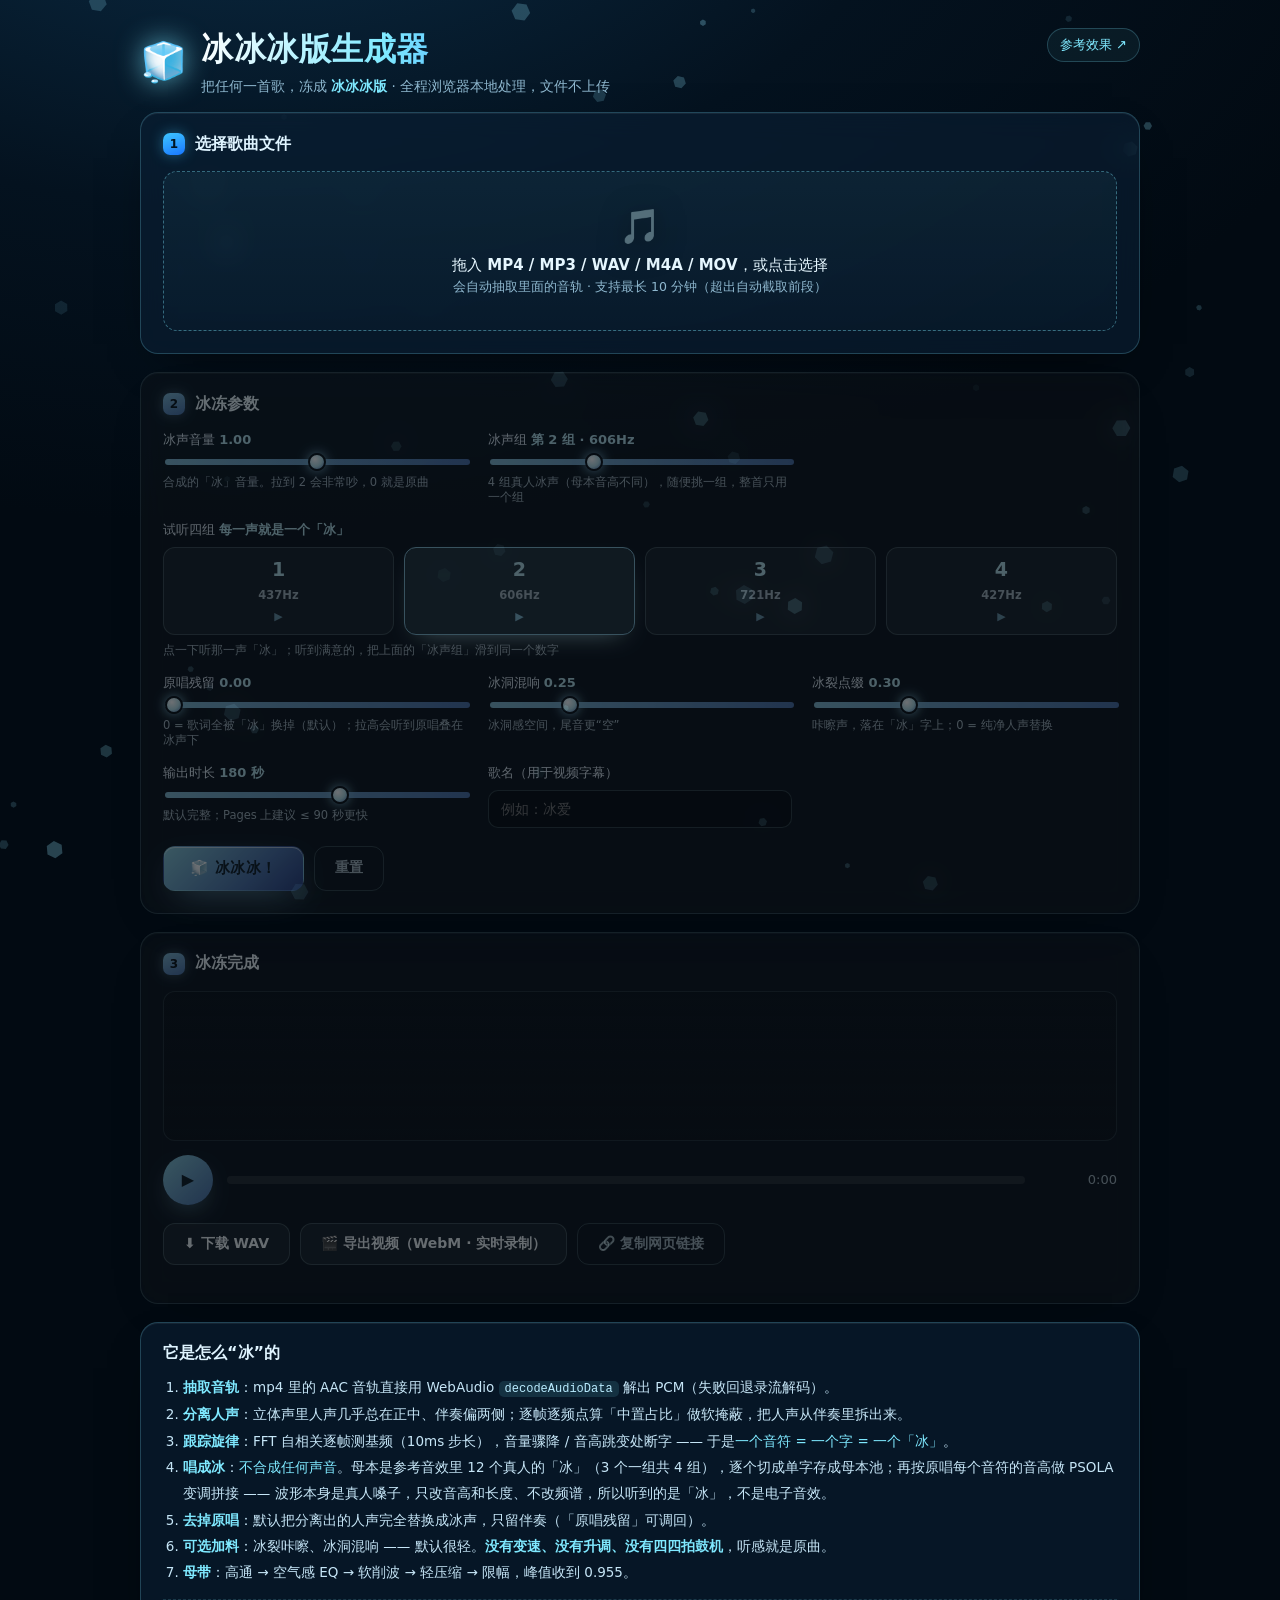
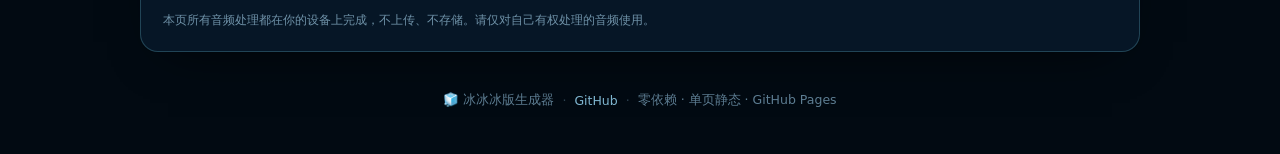
<file: index.html>
<!doctype html>
<html lang="zh-CN">
<head>
<meta charset="utf-8">
<meta name="viewport" content="width=device-width,initial-scale=1">
<meta name="description" content="把任意一首歌一键变成「冰冰冰版」：把歌词里的每个字都换成一个「冰」，音高跟随原唱，全程浏览器本地处理，不上传服务器。">
<title>冰冰冰版生成器 🧊</title>
<link rel="icon" href="data:image/svg+xml,<svg xmlns='http://www.w3.org/2000/svg' viewBox='0 0 100 100'><text y='.9em' font-size='90'>🧊</text></svg>">
<link rel="stylesheet" href="./styles.css">
</head>
<body>
<div class="ice-bg" aria-hidden="true"><canvas id="bgCanvas"></canvas></div>

<header class="top">
  <div class="brand">
    <span class="logo">🧊</span>
    <div>
      <h1>冰冰冰版生成器</h1>
      <p class="sub">把任何一首歌，冻成 <b>冰冰冰版</b> · 全程浏览器本地处理，文件不上传</p>
    </div>
  </div>
  <a class="ref" href="https://www.bilibili.com/video/BV1EnhE68EBe/" target="_blank" rel="noopener">参考效果 ↗</a>
</header>

<main>
  <!-- ============ 1. 上传 ============ -->
  <section class="card" id="cardUpload">
    <h2><span class="num">1</span> 选择歌曲文件</h2>
    <div id="dropzone" class="dropzone" tabindex="0" role="button" aria-label="选择或拖入歌曲文件">
      <input id="fileInput" type="file" accept="video/mp4,audio/*,video/*" hidden>
      <div class="dz-inner">
        <div class="dz-icon">🎵</div>
        <p class="dz-main">拖入 <b>MP4 / MP3 / WAV / M4A / MOV</b>，或点击选择</p>
        <p class="dz-hint">会自动抽取里面的音轨 · 支持最长 10 分钟（超出自动截取前段）</p>
      </div>
    </div>
    <div id="fileMeta" class="file-meta hidden">
      <div class="fm-row">
        <span class="pill" id="pillName">—</span>
        <span class="pill ghost" id="pillDur">—</span>
        <span class="pill ghost" id="pillBpm">—</span>
        <span class="pill ghost" id="pillSr">—</span>
      </div>
      <canvas id="waveIn" class="wave" height="120"></canvas>
    </div>
  </section>

  <!-- ============ 2. 参数 ============ -->
  <section class="card disabled" id="cardParams">
    <h2><span class="num">2</span> 冰冻参数</h2>

    <div class="grid">
      <label class="field">
        <span class="lbl">冰声音量 <b id="vVoice">1.00</b></span>
        <input id="voice" type="range" min="0" max="2" step="0.05" value="1">
        <span class="hint">合成的「冰」音量。拉到 2 会非常吵，0 就是原曲</span>
      </label>

      <label class="field">
        <span class="lbl">冰声组 <b id="vTimbre">第 2 组 · 606Hz</b></span>
        <input id="timbre" type="range" min="1" max="4" step="1" value="2">
        <span class="hint">4 组真人冰声（母本音高不同），随便挑一组，整首只用一个组</span>
      </label>

      <div class="field groups">
        <span class="lbl">试听四组 <b>每一声就是一个「冰」</b></span>
        <div class="group-row" id="groupRow">
          <button class="btn group-btn" type="button" data-g="1"><b>1</b><span>437Hz</span><span class="p">▶</span></button>
          <button class="btn group-btn" type="button" data-g="2"><b>2</b><span>606Hz</span><span class="p">▶</span></button>
          <button class="btn group-btn" type="button" data-g="3"><b>3</b><span>721Hz</span><span class="p">▶</span></button>
          <button class="btn group-btn" type="button" data-g="4"><b>4</b><span>427Hz</span><span class="p">▶</span></button>
        </div>
        <audio id="groupAudio" preload="auto"></audio>
        <span class="hint">点一下听那一声「冰」；听到满意的，把上面的「冰声组」滑到同一个数字</span>
      </div>

      <label class="field">
        <span class="lbl">原唱残留 <b id="vKeep">0.00</b></span>
        <input id="keep" type="range" min="0" max="1" step="0.05" value="0">
        <span class="hint">0 = 歌词全被「冰」换掉（默认）；拉高会听到原唱叠在冰声下</span>
      </label>
      <label class="field">
        <span class="lbl">冰洞混响 <b id="vRev">0.25</b></span>
        <input id="rev" type="range" min="0" max="1" step="0.01" value="0.25">
        <span class="hint">冰洞感空间，尾音更“空”</span>
      </label>

      <label class="field">
        <span class="lbl">冰裂点缀 <b id="vSpark">0.30</b></span>
        <input id="sparkle" type="range" min="0" max="1" step="0.01" value="0.3">
        <span class="hint">咔嚓声，落在「冰」字上；0 = 纯净人声替换</span>
      </label>

      <label class="field">
        <span class="lbl">输出时长 <b id="vLen">完整</b></span>
        <input id="maxLen" type="range" min="15" max="300" step="5" value="180">
        <span class="hint">默认完整；Pages 上建议 ≤ 90 秒更快</span>
      </label>

      <label class="field">
        <span class="lbl">歌名（用于视频字幕）</span>
        <input id="title" type="text" maxlength="40" placeholder="例如：冰爱">
      </label>
    </div>

    <div class="actions">
      <button id="btnRender" class="btn primary" type="button">🧊 冰冰冰！</button>
      <button id="btnReset" class="btn ghost-btn" type="button">重置</button>
    </div>
    <div class="progress hidden" id="progWrap">
      <div class="bar"><i id="progBar"></i></div>
      <span id="progText">准备中…</span>
    </div>
    <div class="error hidden" id="errBox"></div>
  </section>

  <!-- ============ 3. 结果 ============ -->
  <section class="card disabled" id="cardOut">
    <h2><span class="num">3</span> 冰冻完成</h2>
    <canvas id="waveOut" class="wave" height="140"></canvas>
    <div class="player">
      <button id="btnPlay" class="btn play" type="button">▶</button>
      <div class="seek"><div class="seek-fill" id="seekFill"></div></div>
      <span class="time" id="timeLbl">0:00</span>
    </div>
    <div class="actions">
      <button id="btnWav" class="btn" type="button">⬇ 下载 WAV</button>
      <button id="btnVideo" class="btn" type="button">🎬 导出视频（WebM · 实时录制）</button>
      <button id="btnShare" class="btn ghost-btn" type="button">🔗 复制网页链接</button>
    </div>
    <div class="progress hidden" id="vidWrap">
      <div class="bar"><i id="vidBar"></i></div>
      <span id="vidText">录制中…</span>
    </div>
    <div class="stats" id="stats"></div>
  </section>

  <section class="card tip">
    <h2>它是怎么“冰”的</h2>
    <ol class="howto">
      <li><b>抽取音轨</b>：mp4 里的 AAC 音轨直接用 WebAudio <code>decodeAudioData</code> 解出 PCM（失败回退录流解码）。</li>
      <li><b>分离人声</b>：立体声里人声几乎总在正中、伴奏偏两侧；逐帧逐频点算「中置占比」做软掩蔽，把人声从伴奏里拆出来。</li>
      <li><b>跟踪旋律</b>：FFT 自相关逐帧测基频（10ms 步长），音量骤降 / 音高跳变处断字 —— 于是<i>一个音符 = 一个字 = 一个「冰」</i>。</li>
      <li><b>唱成冰</b>：<i>不合成任何声音</i>。母本是参考音效里 12 个真人的「冰」（3 个一组共 4 组），逐个切成单字存成母本池；再按原唱每个音符的音高做 PSOLA 变调拼接 —— 波形本身是真人嗓子，只改音高和长度、不改频谱，所以听到的是「冰」，不是电子音效。</li>
      <li><b>去掉原唱</b>：默认把分离出的人声完全替换成冰声，只留伴奏（「原唱残留」可调回）。</li>
      <li><b>可选加料</b>：冰裂咔嚓、冰洞混响 —— 默认很轻。<b>没有变速、没有升调、没有四四拍鼓机</b>，听感就是原曲。</li>
      <li><b>母带</b>：高通 → 空气感 EQ → 软削波 → 轻压缩 → 限幅，峰值收到 0.955。</li>
    </ol>
    <p class="fine">本页所有音频处理都在你的设备上完成，不上传、不存储。请仅对自己有权处理的音频使用。</p>
  </section>
</main>

<footer>
  <span>🧊 冰冰冰版生成器</span>
  <span class="dot">·</span>
  <a href="https://github.com/mll12345/bing-bing-bing" id="repoLink" target="_blank" rel="noopener">GitHub</a>
  <span class="dot">·</span>
  <span>零依赖 · 单页静态 · GitHub Pages</span>
</footer>

<!-- 视频录制画布（移出视口，导出时用；不能用 display:none，部分浏览器会停止 captureStream 绘制） -->
<canvas id="videoCanvas" width="1280" height="720" aria-hidden="true"
        style="position:fixed;left:-99999px;top:0;width:1280px;height:720px;pointer-events:none"></canvas>

<script type="module" src="./src/main.js"></script>
<noscript><p style="text-align:center;padding:2rem">需要启用 JavaScript。</p></noscript>
</body>
</html>
</file>
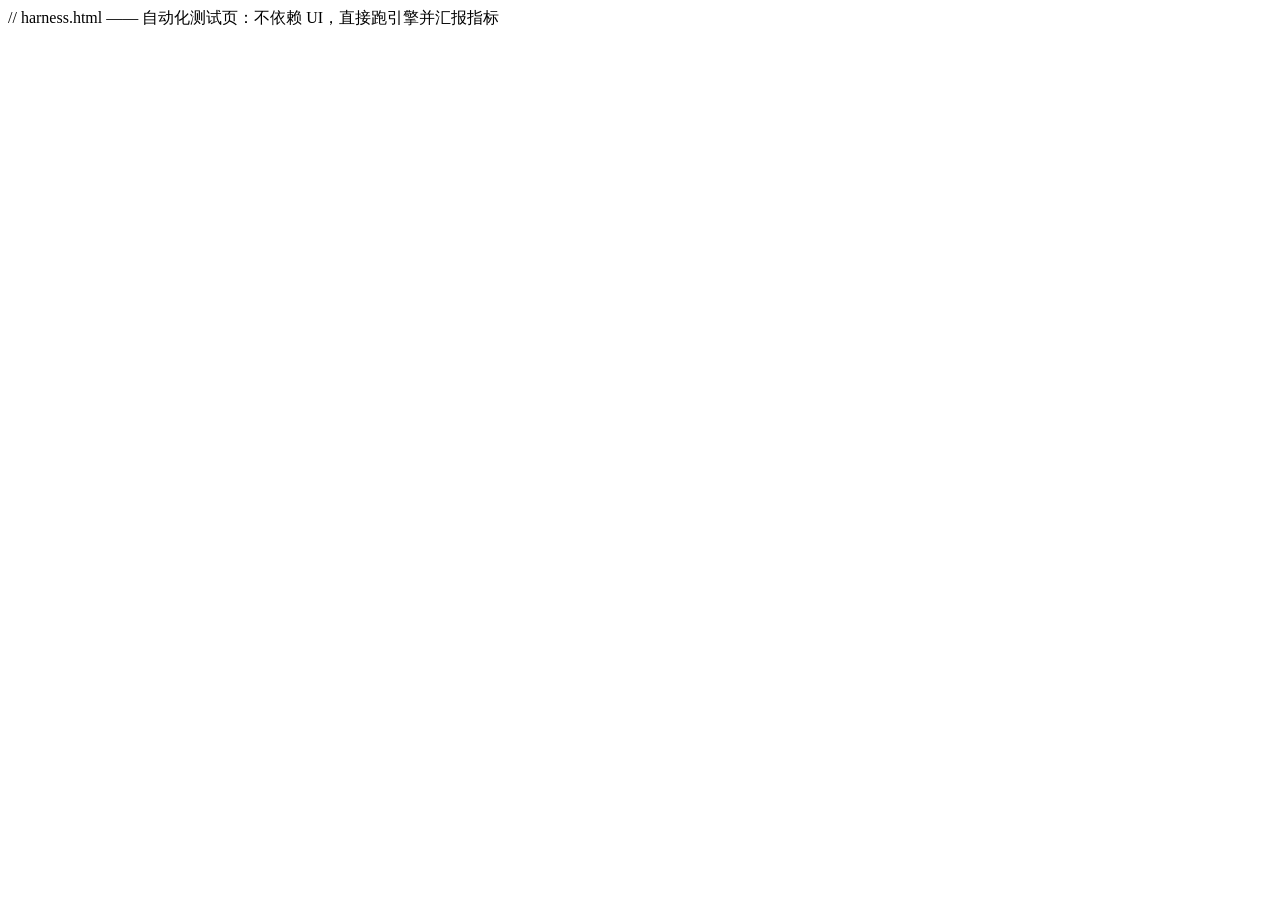
<file: test/harness.html>
// harness.html —— 自动化测试页：不依赖 UI，直接跑引擎并汇报指标
<!doctype html>
<html lang="zh-CN">
<head><meta charset="utf-8"><title>engine harness</title></head>
<body>
<canvas id="videoCanvas" width="1280" height="720" hidden></canvas>
<script type="module">
import { renderIce } from '../src/engine.js';
import { decodeMedia, encodeWav } from '../src/audio.js';
import { analyzeTempo, envelope } from '../src/pcm.js';

const RESULT = { steps: [], ok: false, errors: [] };
window.__RESULT = RESULT;

const log = (name, data) => { RESULT.steps.push({ name, data }); };

// ---- 1. 合成一首「歌」：和弦 + 鼓点 + 人声似的共振峰 + 包络，128 BPM ----
async function makeSong(seconds = 24, sr = 48000) {
  const OAC = window.OfflineAudioContext;
  const ctx = new OAC(2, Math.floor(seconds * sr), sr);
  const bpm = 128, beat = 60 / bpm;
  const master = ctx.createGain(); master.gain.value = 0.9; master.connect(ctx.destination);

  // 和弦铺底（4 小节循环）
  const chords = [
    [261.63, 329.63, 392.0, 523.25],
    [220.0, 261.63, 329.63, 440.0],
    [174.61, 220.0, 261.63, 349.23],
    [196.0, 246.94, 293.66, 392.0],
  ];
  const barSec = beat * 4;
  for (let b = 0; b < Math.ceil(seconds / barSec); b++) {
    const t = b * barSec;
    if (t > seconds) break;
    chords[b % 4].forEach((f, i) => {
      const o = ctx.createOscillator();
      o.type = i % 2 ? 'sawtooth' : 'triangle';
      o.frequency.value = f;
      const g = ctx.createGain();
      g.gain.setValueAtTime(0.0001, t);
      g.gain.exponentialRampToValueAtTime(0.055, t + 0.05);
      g.gain.exponentialRampToValueAtTime(0.03, t + barSec * 0.85);
      g.gain.exponentialRampToValueAtTime(0.0001, t + barSec);
      const lp = ctx.createBiquadFilter(); lp.type = 'lowpass'; lp.frequency.value = 2400;
      o.connect(lp).connect(g).connect(master);
      o.start(t); o.stop(t + barSec + 0.02);
    });

    // 「人声」：带颤音的锯齿 + 共振峰带通
    const notes = [523.25, 587.33, 659.25, 587.33];
    for (let k = 0; k < 4; k++) {
      const nt = t + k * beat;
      const f0 = notes[(b + k) % notes.length] * (k % 2 ? 2 : 1);
      const o = ctx.createOscillator();
      o.type = 'sawtooth';
      o.frequency.setValueAtTime(f0, nt);
      const lfo = ctx.createOscillator(); lfo.frequency.value = 5.5;
      const lg = ctx.createGain(); lg.gain.value = f0 * 0.012;
      lfo.connect(lg).connect(o.frequency);
      const bp = ctx.createBiquadFilter(); bp.type = 'bandpass'; bp.frequency.value = 1450; bp.Q.value = 3.2;
      const g = ctx.createGain();
      g.gain.setValueAtTime(0.0001, nt);
      g.gain.exponentialRampToValueAtTime(0.18, nt + 0.02);
      g.gain.exponentialRampToValueAtTime(0.0001, nt + beat * 0.9);
      o.connect(bp).connect(g).connect(master);
      o.start(nt); lfo.start(nt); o.stop(nt + beat); lfo.stop(nt + beat);
    }
  }

  // 鼓：底鼓 4/4 + 噪声军鼓在 2/4
  const noise = ctx.createBuffer(1, sr, sr);
  const nd = noise.getChannelData(0);
  let s = 12345;
  for (let i = 0; i < nd.length; i++) { s = (s * 1664525 + 1013904223) >>> 0; nd[i] = (s / 4294967296) * 2 - 1; }

  for (let t = 0; t < seconds; t += beat) {
    const k = ctx.createOscillator(); k.type = 'sine';
    k.frequency.setValueAtTime(140, t);
    k.frequency.exponentialRampToValueAtTime(45, t + 0.12);
    const kg = ctx.createGain();
    kg.gain.setValueAtTime(1.2, t);
    kg.gain.exponentialRampToValueAtTime(0.0001, t + 0.24);
    k.connect(kg).connect(master);
    k.start(t); k.stop(t + 0.26);

    const nz = ctx.createBufferSource(); nz.buffer = noise;
    const ng = ctx.createGain();
    ng.gain.setValueAtTime(0.28, t);
    ng.gain.exponentialRampToValueAtTime(0.0001, t + 0.05);
    const hp = ctx.createBiquadFilter(); hp.type = 'highpass'; hp.frequency.value = 5000;
    nz.connect(hp).connect(ng).connect(master);
    nz.start(t); nz.stop(t + 0.06);
  }
  // 慢起包络，模拟真实歌曲的前奏
  master.gain.setValueAtTime(0.9, 0);
  return ctx.startRendering();
}

function stats(buf) {
  let peak = 0, sum = 0, nz = 0;
  for (let c = 0; c < buf.numberOfChannels; c++) {
    const d = buf.getChannelData(c);
    for (let i = 0; i < d.length; i++) {
      const a = Math.abs(d[i]);
      if (a > peak) peak = a;
      sum += d[i] * d[i];
      if (a > 0.001) nz++;
    }
  }
  const n = buf.length * buf.numberOfChannels;
  return {
    duration: +buf.duration.toFixed(3),
    sr: buf.sampleRate,
    ch: buf.numberOfChannels,
    peak: +peak.toFixed(4),
    rms: +Math.sqrt(sum / n).toFixed(4),
    nonSilent: nz,
    nan: !isFinite(peak),
  };
}

(async () => {
  try {
    // ---- A. 节奏分析精度 ----
    const song = await makeSong(24, 48000);
    log('song', stats(song));

    const mono = new Float32Array(song.length);
    for (let c = 0; c < song.numberOfChannels; c++) {
      const d = song.getChannelData(c);
      for (let i = 0; i < song.length; i++) mono[i] += d[i] / song.numberOfChannels;
    }
    const tempo = analyzeTempo(mono, song.sampleRate);
    log('tempo', { ...tempo, expectBpm: 128 });

    // ---- B. 三档冰声渲染：音色 1/2/3 ----
    for (const timbre of [1, 2, 3]) {
      const t0 = performance.now();
      const { buffer, info } = await renderIce(song, { voice: 1, timbre, keep: 0, rev: 0.3, sparkle: 0.3, maxLen: 180 });
      const st = stats(buffer);
      log('render_timbre' + timbre, {
        ...st, notes: info.notes, sorted: info.sorted, sep: info.separated,
        ms: Math.round(performance.now() - t0),
      });
      if (timbre === 2) {
        window.__OUT = buffer;
        // 前 1.5 秒应有人声/伴奏而非静音
        const d = buffer.getChannelData(0);
        let e = 0; for (let i = 0; i < Math.min(d.length, song.sampleRate * 1.5); i++) e += Math.abs(d[i]);
        log('introEnergy', +(e / (song.sampleRate * 1.5)).toFixed(5));
      }
    }

    // ---- C. WAV 导出 ----
    const wav = encodeWav(buffer3(), () => {});
    const head = new Uint8Array(await wav.slice(0, 12).arrayBuffer());
    log('wav', { size: wav.size, type: wav.type, riff: String.fromCharCode(...head.slice(0, 4)), wave: String.fromCharCode(...head.slice(8, 12)) });

    // ---- D. mp4 解码路径 ----
    try {
      const r = await fetch('/test/sample.mp4');
      if (r.ok) {
        const blob = await r.blob();
        const file = new File([blob], 'sample.mp4', { type: 'video/mp4' });
        const dec = await decodeMedia(file, () => {});
        log('mp4Decode', { method: dec.method, ...stats(dec.buffer) });
      } else {
        log('mp4Decode', { skipped: 'no sample.mp4 (' + r.status + ')' });
      }
    } catch (e) { log('mp4Decode', { error: String(e && e.message || e) }); }

    RESULT.ok = true;
  } catch (e) {
    RESULT.errors.push(String(e && e.stack || e));
  }
  window.__DONE = true;

  function buffer3() { return window.__OUT; }
})();
</script>
</body>
</html>
</file>
<file: styles.css>
:root{
  --ice1:#7fe9ff;
  --ice2:#3ec6ff;
  --ice3:#1976ff;
  --deep:#04121f;
  --deep2:#071b2e;
  --card:rgba(10,32,52,.62);
  --line:rgba(127,233,255,.22);
  --txt:#e6f7ff;
  --txt-dim:#8fb8cf;
  --ok:#4dffd2;
  --warn:#ffd166;
  --err:#ff6b8a;
  --r:18px;
}
*{box-sizing:border-box}
html,body{margin:0;padding:0}
body{
  font-family:"PingFang SC","Microsoft YaHei","HarmonyOS Sans SC",system-ui,-apple-system,"Segoe UI",sans-serif;
  color:var(--txt);
  background:radial-gradient(1200px 700px at 20% -10%,#0b2d47 0%,#04121f 55%,#020a12 100%);
  min-height:100vh;
  overflow-x:hidden;
  -webkit-font-smoothing:antialiased;
}
#bgCanvas{position:fixed;inset:0;width:100%;height:100%;pointer-events:none;opacity:.55;z-index:0}
.ice-bg{position:fixed;inset:0;pointer-events:none;z-index:0}
header.top,main,footer{position:relative;z-index:1}

/* ---------- header ---------- */
header.top{
  max-width:1040px;margin:0 auto;padding:28px 20px 6px;
  display:flex;align-items:flex-start;justify-content:space-between;gap:16px;flex-wrap:wrap;
}
.brand{display:flex;gap:14px;align-items:center}
.logo{
  font-size:38px;line-height:1;filter:drop-shadow(0 0 14px rgba(127,233,255,.7));
  animation:spin 9s linear infinite;
}
@keyframes spin{to{transform:rotate(360deg)}}
h1{
  margin:0;font-size:clamp(22px,3.4vw,32px);letter-spacing:.5px;
  background:linear-gradient(100deg,#fff 0%,var(--ice1) 45%,var(--ice3) 100%);
  -webkit-background-clip:text;background-clip:text;color:transparent;
}
.sub{margin:6px 0 0;color:var(--txt-dim);font-size:13.5px}
.sub b{color:var(--ice1)}
.ref{
  font-size:13px;color:var(--ice1);text-decoration:none;border:1px solid var(--line);
  padding:7px 12px;border-radius:999px;background:rgba(127,233,255,.06);
  transition:.2s;white-space:nowrap;
}
.ref:hover{background:rgba(127,233,255,.16);transform:translateY(-1px)}

/* ---------- cards ---------- */
main{max-width:1040px;margin:0 auto;padding:10px 20px 40px;display:flex;flex-direction:column;gap:18px}
.card{
  background:var(--card);
  border:1px solid var(--line);
  border-radius:var(--r);
  padding:20px 22px 22px;
  backdrop-filter:blur(14px);
  -webkit-backdrop-filter:blur(14px);
  box-shadow:0 18px 50px -28px rgba(0,0,0,.9),inset 0 1px 0 rgba(255,255,255,.06);
  transition:opacity .3s,filter .3s;
}
.card.disabled{opacity:.42;pointer-events:none;filter:saturate(.4)}
.card h2{
  margin:0 0 16px;font-size:16px;font-weight:600;display:flex;align-items:center;gap:10px;
  color:#dff4ff;
}
.num{
  width:22px;height:22px;border-radius:7px;display:grid;place-items:center;font-size:12px;
  background:linear-gradient(160deg,var(--ice2),var(--ice3));color:#001522;font-weight:700;
  box-shadow:0 0 16px -4px var(--ice2);
}

/* ---------- dropzone ---------- */
.dropzone{
  border:1.6px dashed rgba(127,233,255,.38);border-radius:14px;
  padding:34px 18px;text-align:center;cursor:pointer;
  background:linear-gradient(180deg,rgba(127,233,255,.05),rgba(127,233,255,.01));
  transition:.22s;outline:none;
}
.dropzone:hover,.dropzone:focus-visible{border-color:var(--ice1);background:rgba(127,233,255,.1)}
.dropzone.over{border-color:var(--ok);background:rgba(77,255,210,.12);transform:scale(1.008)}
.dz-icon{font-size:34px;filter:drop-shadow(0 6px 14px rgba(0,0,0,.5))}
.dz-main{margin:10px 0 4px;font-size:15px}
.dz-hint{margin:0;font-size:12.5px;color:var(--txt-dim)}

.file-meta{margin-top:16px}
.fm-row{display:flex;gap:8px;flex-wrap:wrap;margin-bottom:12px}
.pill{
  font-size:12px;padding:5px 11px;border-radius:999px;
  background:linear-gradient(160deg,rgba(127,233,255,.22),rgba(25,118,255,.18));
  border:1px solid var(--line);color:#dff4ff;
  max-width:100%;overflow:hidden;text-overflow:ellipsis;white-space:nowrap;
}
.pill.ghost{background:rgba(255,255,255,.05);color:var(--txt-dim)}

canvas.wave{
  width:100%;display:block;border-radius:12px;
  background:linear-gradient(180deg,rgba(3,20,34,.85),rgba(3,20,34,.5));
  border:1px solid rgba(127,233,255,.14);
  height:110px;
}
#waveOut{height:150px}

/* ---------- params ---------- */
.grid{display:grid;grid-template-columns:repeat(auto-fit,minmax(230px,1fr));gap:16px 20px}
.field{display:flex;flex-direction:column;gap:8px}
.field.groups{grid-column:1/-1}
.group-row{display:grid;grid-template-columns:repeat(4,1fr);gap:10px}
.group-btn{
  display:flex;flex-direction:column;align-items:center;gap:2px;padding:10px 6px;
  background:rgba(255,255,255,.04);border:1px solid var(--line);border-radius:12px;
  color:var(--txt);cursor:pointer;font-family:inherit;transition:.18s;
}
.group-btn b{font-size:19px;color:var(--ice1);line-height:1.1;font-variant-numeric:tabular-nums}
.group-btn span{font-size:11.5px;color:var(--txt-dim)}
.group-btn .p{font-size:11px;color:var(--ice2);opacity:.75}
.group-btn:hover{background:rgba(127,233,255,.13);transform:translateY(-1px)}
.group-btn.on{border-color:var(--ice2);background:rgba(62,198,255,.18);box-shadow:0 10px 26px -14px var(--ice1)}
.group-btn.on .p{opacity:1}
.group-btn.playing .p{animation:blink 900ms ease-in-out infinite}
@keyframes blink{50%{opacity:.25}}
#groupAudio{display:none}
.lbl{font-size:13px;color:#cfeaff}
.lbl b{color:var(--ice1);font-variant-numeric:tabular-nums}
.hint{font-size:11.5px;color:var(--txt-dim)}
input[type=text]{
  background:rgba(0,0,0,.32);border:1px solid var(--line);border-radius:10px;
  padding:10px 12px;color:var(--txt);font-size:14px;font-family:inherit;outline:none;
  transition:.2s;
}
input[type=text]:focus{border-color:var(--ice1);box-shadow:0 0 0 3px rgba(127,233,255,.14)}

input[type=range]{
  -webkit-appearance:none;appearance:none;width:100%;height:6px;border-radius:99px;
  background:linear-gradient(90deg,var(--ice2),var(--ice3));
  outline:none;cursor:pointer;
}
input[type=range]::-webkit-slider-thumb{
  -webkit-appearance:none;width:18px;height:18px;border-radius:50%;
  background:radial-gradient(circle at 35% 30%,#fff,#7fe9ff 55%,#1976ff);
  border:2px solid #04121f;box-shadow:0 0 12px var(--ice2);cursor:grab;
}
input[type=range]::-moz-range-thumb{
  width:16px;height:16px;border-radius:50%;border:2px solid #04121f;
  background:radial-gradient(circle at 35% 30%,#fff,#7fe9ff 55%,#1976ff);
  box-shadow:0 0 12px var(--ice2);
}

/* ---------- buttons ---------- */
.actions{display:flex;gap:10px;flex-wrap:wrap;margin-top:18px}
.btn{
  font-family:inherit;font-size:14px;font-weight:600;
  padding:11px 20px;border-radius:12px;cursor:pointer;border:1px solid var(--line);
  background:rgba(255,255,255,.06);color:var(--txt);
  transition:.18s;display:inline-flex;align-items:center;gap:8px;
}
.btn:hover:not(:disabled){background:rgba(127,233,255,.16);transform:translateY(-1px)}
.btn:active:not(:disabled){transform:translateY(0) scale(.985)}
.btn:disabled{opacity:.45;cursor:not-allowed}
.btn.primary{
  background:linear-gradient(135deg,#38d9ff,#1976ff 65%,#0b3fd6);
  border-color:transparent;color:#00203a;font-weight:800;letter-spacing:.4px;
  box-shadow:0 12px 34px -14px var(--ice2),inset 0 1px 0 rgba(255,255,255,.5);
  font-size:15px;padding:12px 26px;
}
.btn.primary:hover:not(:disabled){box-shadow:0 16px 40px -12px var(--ice1)}
.btn.ghost-btn{background:transparent;color:var(--txt-dim)}
.btn.ghost-btn:hover{color:var(--txt);background:rgba(255,255,255,.06)}
.btn.play{
  width:50px;height:50px;padding:0;justify-content:center;border-radius:50%;
  background:linear-gradient(135deg,#38d9ff,#1976ff);color:#00203a;font-size:16px;
  border:none;box-shadow:0 10px 28px -12px var(--ice2);flex:0 0 auto;
}

/* ---------- progress ---------- */
.progress{margin-top:16px}
.progress.hidden{display:none}
.bar{height:6px;border-radius:99px;background:rgba(255,255,255,.1);overflow:hidden}
.bar>i{
  display:block;height:100%;width:0%;border-radius:99px;
  background:linear-gradient(90deg,#4dffd2,#38d9ff,#1976ff);
  background-size:200% 100%;
  transition:width .18s ease-out;
  animation:flow 1.6s linear infinite;
}
@keyframes flow{to{background-position:-200% 0}}
#progText,#vidText{display:inline-block;margin-top:8px;font-size:12.5px;color:var(--txt-dim)}
.error{
  margin-top:14px;padding:11px 14px;border-radius:10px;font-size:13px;
  background:rgba(255,107,138,.12);border:1px solid rgba(255,107,138,.4);color:#ffc2cf;
  white-space:pre-wrap;
}
.hidden{display:none !important}

/* ---------- player ---------- */
.player{display:flex;align-items:center;gap:14px;margin-top:14px}
.seek{flex:1;height:8px;border-radius:99px;background:rgba(255,255,255,.1);overflow:hidden;cursor:pointer}
.seek-fill{height:100%;width:0%;background:linear-gradient(90deg,#4dffd2,#38d9ff);border-radius:99px}
.time{font-size:13px;color:var(--txt-dim);font-variant-numeric:tabular-nums;min-width:78px;text-align:right}

.stats{
  margin-top:16px;display:grid;grid-template-columns:repeat(auto-fit,minmax(120px,1fr));
  gap:10px;font-size:12.5px;color:var(--txt-dim);
}
.stats .s{background:rgba(0,0,0,.24);border:1px solid var(--line);border-radius:11px;padding:10px 12px}
.stats .s b{display:block;font-size:16px;color:var(--ice1);font-variant-numeric:tabular-nums;margin-bottom:2px}

/* ---------- tips ---------- */
.tip h2{margin-bottom:10px}
.howto{margin:0;padding-left:20px;font-size:13.5px;line-height:1.95;color:#c6e6f7}
.howto b{color:var(--ice1)}
.howto code{
  background:rgba(127,233,255,.12);padding:1px 6px;border-radius:5px;font-size:12px;
  color:#b9ecff;font-family:ui-monospace,Consolas,monospace;
}
.howto i{color:var(--ice1);font-style:normal}
.fine{margin:14px 0 0;font-size:12px;color:#6f92a8;border-top:1px dashed rgba(127,233,255,.16);padding-top:12px}

footer{
  max-width:1040px;margin:0 auto;padding:0 20px 46px;
  display:flex;gap:8px;align-items:center;justify-content:center;flex-wrap:wrap;
  font-size:12.5px;color:#5d7d92;
}
footer a{color:#7fb6d0;text-decoration:none}
footer a:hover{color:var(--ice1)}
.dot{opacity:.5}

@media (max-width:560px){
  header.top{padding-top:20px}
  .card{padding:16px 15px 18px;border-radius:15px}
  .dz-main{font-size:13.5px}
  .actions .btn{flex:1 1 auto;justify-content:center}
  #btnRender{flex:1 1 100%}
}
@media (prefers-reduced-motion:reduce){
  *{animation:none !important;transition:none !important}
}
</file>
